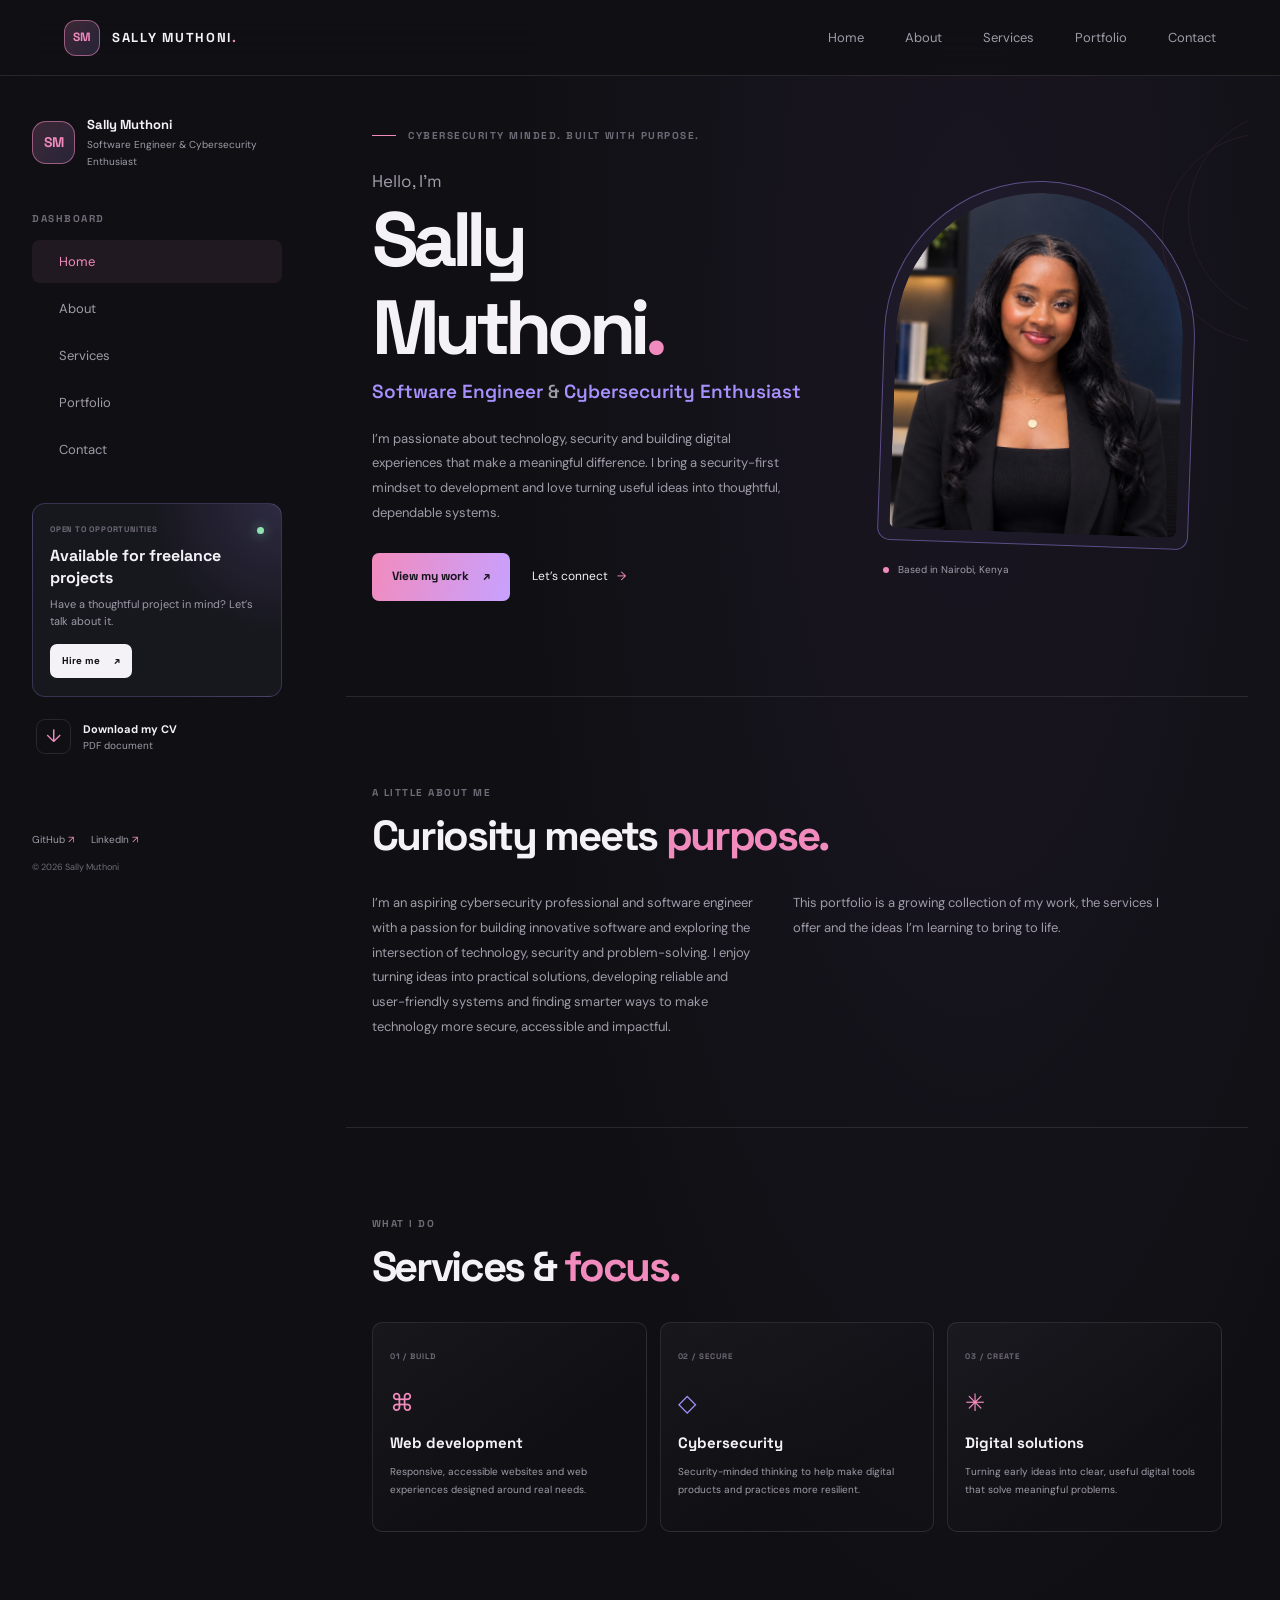
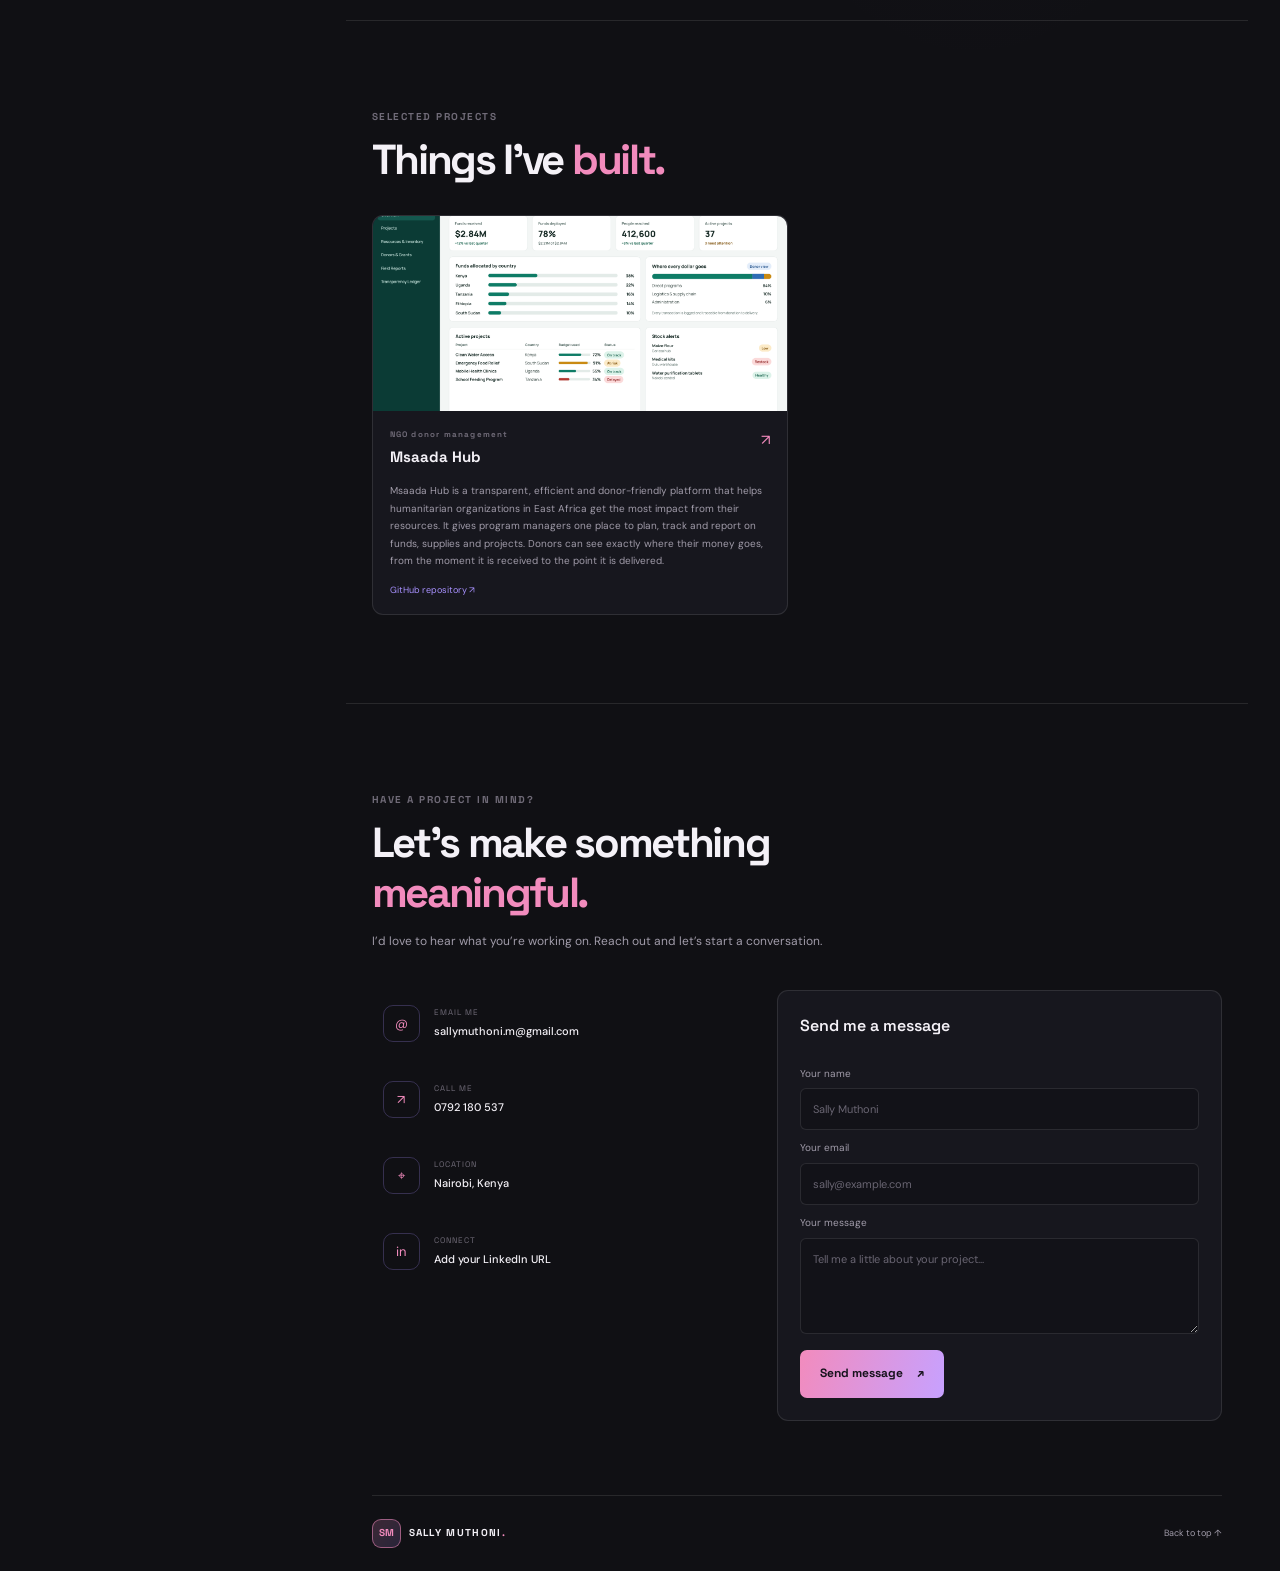
<file: index.html>
<!DOCTYPE html>
<html lang="en">
  <head>
    <meta charset="UTF-8" />
    <meta name="viewport" content="width=device-width, initial-scale=1.0" />
    <meta
      name="description"
      content="The portfolio of a cybersecurity enthusiast and developer building thoughtful, impactful digital experiences."
    />
    <meta name="theme-color" content="#101014" />
    <title>Sally Muthoni | Cybersecurity &amp; Development</title>
    <link rel="preconnect" href="https://fonts.googleapis.com" />
    <link rel="preconnect" href="https://fonts.gstatic.com" crossorigin />
    <link
      href="https://fonts.googleapis.com/css2?family=DM+Sans:wght@400;500;600;700&family=Space+Grotesk:wght@400;500;600;700&display=swap"
      rel="stylesheet"
    />
    <link rel="stylesheet" href="styles.css" />
    <script src="script.js" defer></script>
  </head>
  <body>
    <header class="topbar">
      <a class="brand" href="#home" aria-label="Sally Muthoni, home">
        <span class="brand-mark">SM</span>
        <span class="brand-name">SALLY MUTHONI<span class="brand-dot">.</span></span>
      </a>

      <button
        class="menu-toggle"
        type="button"
        aria-expanded="false"
        aria-controls="top-navigation"
        aria-label="Open navigation"
      >
        <span></span>
        <span></span>
      </button>

      <nav class="top-navigation" id="top-navigation" aria-label="Main navigation">
        <a href="#home">Home</a>
        <a href="#about">About</a>
        <a href="#services">Services</a>
        <a href="#portfolio">Portfolio</a>
        <a href="#contact">Contact</a>
      </nav>
    </header>

    <div class="page-layout">
      <aside class="sidebar" aria-label="Portfolio sidebar">
        <a class="sidebar-profile" href="#home">
          <span class="profile-monogram" aria-hidden="true">SM</span>
          <span>
            <strong>Sally Muthoni</strong>
            <span class="profile-role">Software Engineer &amp; Cybersecurity Enthusiast</span>
          </span>
        </a>

        <p class="sidebar-label">DASHBOARD</p>
        <nav class="sidebar-navigation" aria-label="Sidebar navigation">
          <a class="sidebar-link is-active" href="#home"><span></span> Home</a>
          <a class="sidebar-link" href="#about"><span></span> About</a>
          <a class="sidebar-link" href="#services"><span></span> Services</a>
          <a class="sidebar-link" href="#portfolio"><span></span> Portfolio</a>
          <a class="sidebar-link" href="#contact"><span></span> Contact</a>
        </nav>

        <div class="availability-card">
          <span class="availability-indicator"></span>
          <p class="eyebrow">OPEN TO OPPORTUNITIES</p>
          <h2>Available for freelance projects</h2>
          <p>Have a thoughtful project in mind? Let’s talk about it.</p>
          <a class="button button-small button-light" href="#contact">Hire me <span aria-hidden="true">↗</span></a>
        </div>

        <a class="cv-link" href="assets/sally-muthoni-cv.pdf" download>
          <span class="cv-icon" aria-hidden="true">↓</span>
          <span><strong>Download my CV</strong><small>PDF document</small></span>
        </a>

        <div class="sidebar-socials">
          <a href="https://github.com/sally-m-muthoni" target="_blank" rel="noopener noreferrer">GitHub <span aria-hidden="true">↗</span></a>
          <a href="https://www.linkedin.com/in/sally-muthoni-262aa5314" target="_blank" rel="noopener noreferrer">LinkedIn <span aria-hidden="true">↗</span></a>
        </div>
        <p class="sidebar-copyright">© <span data-current-year></span> Sally Muthoni</p>
      </aside>

      <main>
        <section class="hero section-shell" id="home" aria-labelledby="hero-title">
          <div class="hero-copy">
            <p class="eyebrow"><span class="eyebrow-line"></span> CYBERSECURITY MINDED. BUILT WITH PURPOSE.</p>
            <p class="hero-greeting">Hello, I’m</p>
            <h1 id="hero-title">Sally Muthoni<span class="accent">.</span></h1>
            <p class="hero-role">Software Engineer <span>&amp;</span> Cybersecurity Enthusiast</p>
            <p class="hero-description">
              I’m passionate about technology, security and building digital
              experiences that make a meaningful difference. I bring a
              security-first mindset to development and love turning useful
              ideas into thoughtful, dependable systems.
            </p>
            <div class="hero-actions">
              <a class="button button-primary" href="#portfolio">View my work <span aria-hidden="true">↗</span></a>
              <a class="text-link" href="#contact">Let’s connect <span aria-hidden="true">→</span></a>
            </div>
            <div class="hero-note">
              <!-- <span class="note-mark" aria-hidden="true">✳</span>
              <span>Curious by nature. Intentional by design.</span> -->
            </div>
          </div>

          <div class="hero-visual" aria-label="Portrait of Sally Muthoni">
            <div class="portrait-frame">
              <div class="portrait-placeholder">
                <img class="portrait-photo" src="assets/portfolio-pic.png" alt="Portrait of Sally Muthoni" data-profile-image />
              </div>
              <!-- <span class="portrait-spark portrait-spark-one" aria-hidden="true">✳</span>
              <span class="portrait-spark portrait-spark-two" aria-hidden="true">✦</span> -->
            </div>
            <div class="visual-caption"><span></span> Based in Nairobi, Kenya</div>
            <div class="visual-number" aria-hidden="true"></div>
          </div>
          <span class="hero-decoration hero-decoration-one" aria-hidden="true"></span>
          <span class="hero-decoration hero-decoration-two" aria-hidden="true"></span>
        </section>

        <section class="content-section about-section section-shell" id="about" aria-labelledby="about-title">
          <div class="section-heading">
            <p class="eyebrow">A LITTLE ABOUT ME</p>
            <h2 id="about-title">Curiosity meets <span class="accent">purpose.</span></h2>
          </div>
          <div class="about-content">
            <p>
              I’m an aspiring cybersecurity professional and software engineer with a passion for building innovative software and exploring the intersection of technology, security and problem-solving. I enjoy turning ideas into practical solutions, developing reliable and user-friendly systems and finding smarter ways to make technology more secure, accessible and impactful.
            </p>
            <p>
              This portfolio is a growing collection of my work, the services
              I offer and the ideas I’m learning to bring to life. 
            </p>
          </div>
        </section>

        <section class="content-section services-section section-shell" id="services" aria-labelledby="services-title">
          <div class="section-heading section-heading-row">
            <div>
              <p class="eyebrow">WHAT I DO</p>
              <h2 id="services-title">Services &amp; <span class="accent">focus.</span></h2>
            </div>
            <p class="section-intro"></p>
          </div>
          <div class="service-grid">
            <article class="service-card">
              <span class="service-number">01 / BUILD</span>
              <span class="service-icon" aria-hidden="true">⌘</span>
              <h3>Web development</h3>
              <p>Responsive, accessible websites and web experiences designed around real needs.</p>
            </article>
            <article class="service-card">
              <span class="service-number">02 / SECURE</span>
              <span class="service-icon" aria-hidden="true">◇</span>
              <h3>Cybersecurity</h3>
              <p>Security-minded thinking to help make digital products and practices more resilient.</p>
            </article>
            <article class="service-card">
              <span class="service-number">03 / CREATE</span>
              <span class="service-icon" aria-hidden="true">✳</span>
              <h3>Digital solutions</h3>
              <p>Turning early ideas into clear, useful digital tools that solve meaningful problems.</p>
            </article>
          </div>
        </section>

        <section class="content-section portfolio-section section-shell" id="portfolio" aria-labelledby="portfolio-title">
          <div class="section-heading section-heading-row">
            <div>
              <p class="eyebrow">SELECTED PROJECTS</p>
              <h2 id="portfolio-title">Things I’ve <span class="accent">built.</span></h2>
            </div>
            <p class="section-intro"></p>
          </div>
          <div class="project-grid" data-project-grid aria-live="polite"></div>
          <p class="project-message" data-project-message aria-live="polite">Loading projects…</p>
        </section>

        <section class="contact-section section-shell" id="contact" aria-labelledby="contact-title">
          <div class="contact-heading">
            <p class="eyebrow">HAVE A PROJECT IN MIND?</p>
            <h2 id="contact-title">Let’s make something <span class="accent">meaningful.</span></h2>
            <p>I’d love to hear what you’re working on. Reach out and let’s start a conversation.</p>
          </div>
          <div class="contact-layout">
            <div class="contact-details">
              <a href="mailto:sallymuthoni.m@gmail.com" class="contact-item">
                <span class="contact-item-icon" aria-hidden="true">@</span>
                <span><small>EMAIL ME</small><strong>sallymuthoni.m@gmail.com</strong></span>
              </a>
              <a href="tel:+254792180537" class="contact-item">
                <span class="contact-item-icon" aria-hidden="true">↗</span>
                <span><small>CALL ME</small><strong>0792 180 537</strong></span>
              </a>
              <div class="contact-item">
                <span class="contact-item-icon" aria-hidden="true">⌖</span>
                <span><small>LOCATION</small><strong>Nairobi, Kenya</strong></span>
              </div>
              <a href="https://www.linkedin.com/in/sally-muthoni-262aa5314" target="_blank" rel="noopener noreferrer" class="contact-item">
                <span class="contact-item-icon" aria-hidden="true">in</span>
                <span><small>CONNECT</small><strong>Add your LinkedIn URL</strong></span>
              </a>
            </div>

            <form
              class="contact-form"
              name="contact"
              method="POST"
              action="/thank-you.html"
              data-netlify="true"
              netlify-honeypot="bot-field"
            >
              <input type="hidden" name="form-name" value="contact" />
              <p class="visually-hidden">
                <label>Leave this field empty: <input name="bot-field" /></label>
              </p>
              <p class="form-heading">Send me a message</p>
              <label for="contact-name">Your name</label>
              <input id="contact-name" name="name" type="text" placeholder="Sally Muthoni" required />
              <label for="contact-email">Your email</label>
              <input id="contact-email" name="email" type="email" placeholder="sally@example.com" required />
              <label for="contact-message">Your message</label>
              <textarea id="contact-message" name="message" rows="4" placeholder="Tell me a little about your project..." required></textarea>
              <button class="button button-primary" type="submit">Send message <span aria-hidden="true">↗</span></button>
            </form>
          </div>
          <footer class="site-footer">
            <a class="brand footer-brand" href="#home"><span class="brand-mark">SM</span><span class="brand-name">SALLY MUTHONI<span class="brand-dot">.</span></span></a>
            <!-- <p>Thoughtful technology. A more secure digital future.</p> -->
            <a href="#home">Back to top ↑</a>
          </footer>
        </section>
      </main>
    </div>
  </body>
</html>
</file>
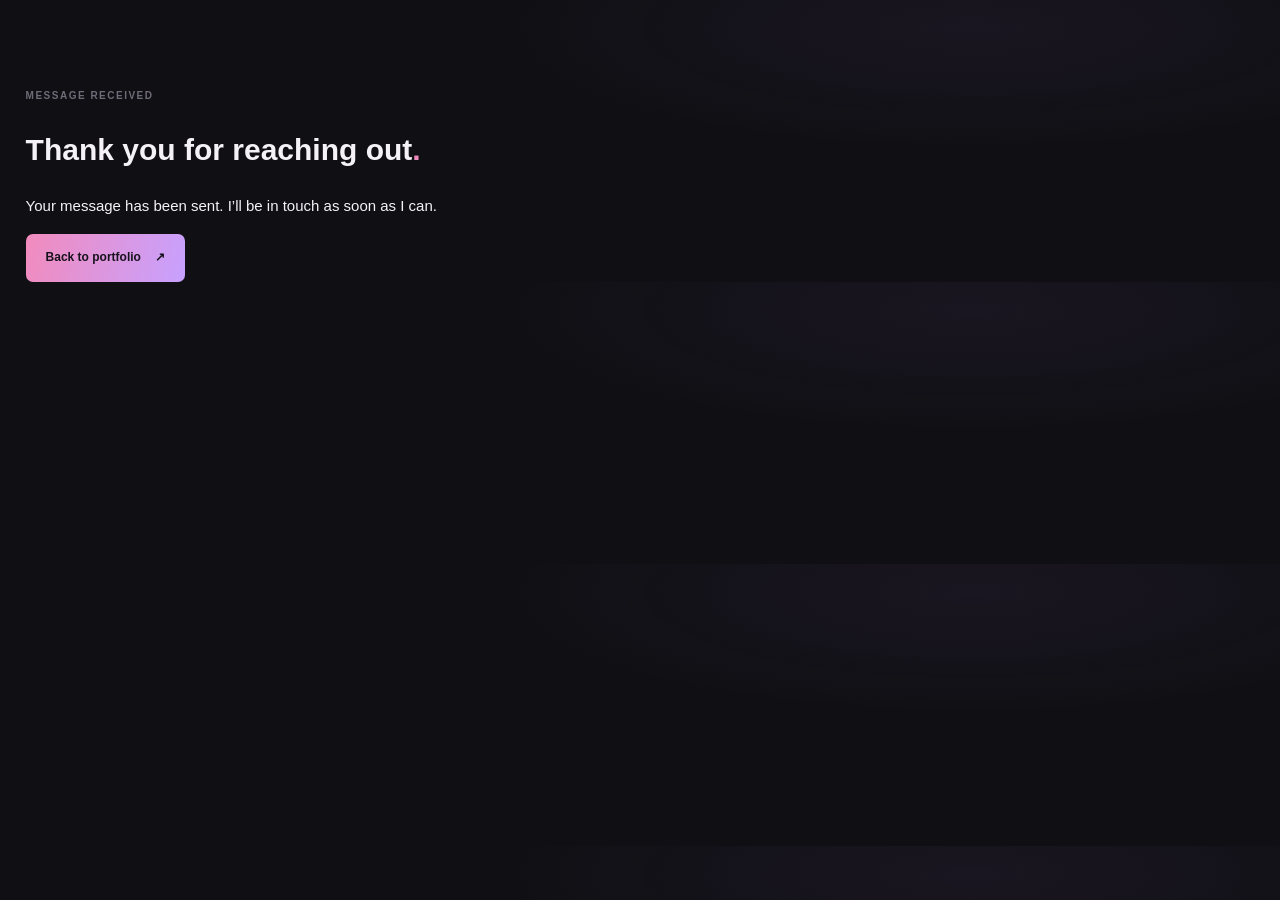
<file: thank-you.html>
<!DOCTYPE html>
<html lang="en">
  <head>
    <meta charset="UTF-8" />
    <meta name="viewport" content="width=device-width, initial-scale=1.0" />
    <meta name="theme-color" content="#101014" />
    <meta name="robots" content="noindex" />
    <title>Message sent | Sally Muthoni</title>
    <link rel="stylesheet" href="styles.css" />
  </head>
  <body>
    <main class="contact-section section-shell">
      <div class="contact-heading">
        <p class="eyebrow">MESSAGE RECEIVED</p>
        <h1>Thank you for reaching out<span class="accent">.</span></h1>
        <p>Your message has been sent. I’ll be in touch as soon as I can.</p>
        <a class="button button-primary" href="/">Back to portfolio <span aria-hidden="true">↗</span></a>
      </div>
    </main>
  </body>
</html>
</file>
<file: styles.css>
:root {
  color-scheme: dark;
  --background: #101014;
  --surface: #17171e;
  --surface-raised: #1d1c25;
  --text: #f4f1f7;
  --muted: #a09ba9;
  --subtle: #706b78;
  --pink: #f28bbd;
  --purple: #a891ff;
  --line: rgba(255, 255, 255, 0.1);
  --font-body: "DM Sans", sans-serif;
  --font-display: "Space Grotesk", sans-serif;
}

* {
  box-sizing: border-box;
}

html {
  scroll-behavior: smooth;
  scroll-padding-top: 96px;
}

body {
  min-width: 320px;
  margin: 0;
  background:
    radial-gradient(ellipse at 76% 10%, rgba(111, 70, 150, 0.1), transparent 29rem),
    var(--background);
  color: var(--text);
  font-family: var(--font-body);
  font-size: 15px;
  line-height: 1.65;
}

button,
input,
textarea {
  font: inherit;
}

a {
  color: inherit;
  text-decoration: none;
}

a:focus-visible,
button:focus-visible,
input:focus-visible,
textarea:focus-visible {
  outline: 2px solid var(--pink);
  outline-offset: 4px;
}

.topbar {
  position: sticky;
  z-index: 10;
  top: 0;
  display: flex;
  min-height: 76px;
  align-items: center;
  justify-content: space-between;
  padding: 0 clamp(24px, 5vw, 76px);
  border-bottom: 1px solid var(--line);
  background: rgba(16, 16, 20, 0.9);
  backdrop-filter: blur(18px);
}

.brand {
  display: inline-flex;
  align-items: center;
  gap: 12px;
}

.brand-mark,
.profile-monogram {
  display: grid;
  width: 36px;
  height: 36px;
  place-items: center;
  border: 1px solid rgba(242, 139, 189, 0.55);
  border-radius: 12px;
  background: linear-gradient(135deg, rgba(242, 139, 189, 0.2), rgba(168, 145, 255, 0.16));
  color: var(--pink);
  font-family: var(--font-display);
  font-size: 12px;
  font-weight: 700;
}

.brand-name {
  font-family: var(--font-display);
  font-size: 13px;
  font-weight: 700;
  letter-spacing: 0.13em;
}

.brand-dot,
.accent {
  color: var(--pink);
}

.top-navigation {
  display: flex;
  align-items: center;
  gap: clamp(22px, 3.2vw, 48px);
}

.top-navigation a,
.sidebar-navigation a {
  color: var(--muted);
  font-size: 13px;
  transition: color 160ms ease;
}

.top-navigation a:hover,
.sidebar-navigation a:hover {
  color: var(--text);
}

.menu-toggle {
  display: none;
}

.page-layout {
  display: grid;
  width: min(100% - 64px, 1392px);
  grid-template-columns: 250px minmax(0, 1fr);
  gap: clamp(34px, 5vw, 78px);
  margin: 0 auto;
}

.sidebar {
  position: sticky;
  top: 76px;
  display: flex;
  align-self: start;
  height: auto;
  min-height: calc(100vh - 76px);
  flex-direction: column;
  align-items: stretch;
  padding: 38px 0 25px;
}

.sidebar-profile {
  display: flex;
  align-items: center;
  gap: 12px;
  margin-bottom: 41px;
}

.profile-monogram {
  width: 43px;
  height: 43px;
  flex: 0 0 auto;
  border-radius: 14px;
  font-size: 14px;
}

.sidebar-profile strong,
.profile-role {
  display: block;
}

.sidebar-profile strong {
  font-family: var(--font-display);
  font-size: 13px;
}

.profile-role {
  margin-top: 2px;
  color: var(--muted);
  font-size: 10px;
}

.sidebar-label,
.eyebrow,
.project-category,
.service-number {
  color: var(--subtle);
  font-family: var(--font-display);
  font-size: 10px;
  font-weight: 700;
  letter-spacing: 0.15em;
}

.sidebar-label {
  margin: 0 0 12px;
}

.sidebar-navigation {
  display: grid;
  gap: 4px;
}

.sidebar-link {
  display: flex;
  min-height: 43px;
  align-items: center;
  gap: 15px;
  padding: 0 12px;
  border-radius: 8px;
}

.sidebar-link span {
  color: var(--subtle);
  font-family: var(--font-display);
  font-size: 10px;
}

.sidebar-link.is-active {
  background: rgba(242, 139, 189, 0.08);
  color: var(--pink);
}

.sidebar-link.is-active span {
  color: var(--pink);
}

.availability-card {
  position: relative;
  flex: 0 0 auto;
  margin-top: 32px;
  padding: 19px 17px 18px;
  overflow: hidden;
  border: 1px solid rgba(168, 145, 255, 0.23);
  border-radius: 13px;
  background:
    radial-gradient(circle at 100% 0%, rgba(168, 145, 255, 0.16), transparent 8rem),
    var(--surface);
}

.availability-indicator {
  position: absolute;
  top: 23px;
  right: 17px;
  width: 7px;
  height: 7px;
  border-radius: 50%;
  background: #8ee1b0;
  box-shadow: 0 0 12px rgba(142, 225, 176, 0.65);
}

.availability-card .eyebrow {
  margin: 0 0 9px;
  font-size: 8px;
  letter-spacing: 0.1em;
}

.availability-card h2 {
  max-width: 175px;
  margin: 0;
  font-family: var(--font-display);
  font-size: 16px;
  line-height: 1.35;
}

.availability-card > p:not(.eyebrow) {
  margin: 8px 0 14px;
  color: var(--muted);
  font-size: 11px;
  line-height: 1.55;
}

.button {
  display: inline-flex;
  min-height: 48px;
  align-items: center;
  justify-content: center;
  gap: 14px;
  padding: 0 20px;
  border: 0;
  border-radius: 7px;
  cursor: pointer;
  font-family: var(--font-display);
  font-size: 12px;
  font-weight: 700;
  transition: transform 160ms ease, background 160ms ease;
}

.button:hover {
  transform: translateY(-2px);
}

.button-small {
  min-height: 34px;
  padding: 0 12px;
  font-size: 10px;
}

.button-light {
  background: var(--text);
  color: var(--background);
}

.button-primary {
  background: linear-gradient(105deg, var(--pink), #c7a1ff);
  color: #17131d;
}

.button-primary:hover {
  background: linear-gradient(105deg, #f7a7ce, #d2b4ff);
}

.cv-link {
  display: flex;
  align-items: center;
  gap: 12px;
  margin-top: 22px;
  padding: 0 4px;
}

.cv-icon {
  display: grid;
  width: 35px;
  height: 35px;
  place-items: center;
  border: 1px solid var(--line);
  border-radius: 9px;
  color: var(--pink);
  font-size: 18px;
}

.cv-link strong,
.cv-link small {
  display: block;
}

.cv-link strong {
  font-size: 11px;
}

.cv-link small {
  color: var(--muted);
  font-size: 10px;
}

.sidebar-socials {
  display: flex;
  gap: 17px;
  margin-top: auto;
  padding-top: 20px;
}

.sidebar-socials a,
.sidebar-copyright {
  color: var(--muted);
  font-size: 10px;
}

.sidebar-socials a span {
  color: var(--pink);
}

.sidebar-copyright {
  margin: 12px 0 0;
  color: var(--subtle);
  font-size: 9px;
}

main {
  min-width: 0;
}

.section-shell {
  position: relative;
  padding-right: clamp(0px, 2vw, 30px);
  padding-left: clamp(0px, 2vw, 30px);
}

.hero {
  display: grid;
  min-height: 560px;
  grid-template-columns: minmax(0, 1.08fr) minmax(230px, 0.92fr);
  align-items: center;
  gap: clamp(25px, 4vw, 58px);
  padding-top: 52px;
  padding-bottom: 56px;
  overflow: hidden;
  border-bottom: 1px solid var(--line);
}

.hero-copy {
  position: relative;
  z-index: 1;
}

.eyebrow {
  margin: 0 0 22px;
}

.eyebrow-line {
  display: inline-block;
  width: 24px;
  height: 1px;
  margin: 0 8px 3px 0;
  background: var(--pink);
}

.hero-greeting {
  margin: 0;
  color: var(--muted);
  font-family: var(--font-display);
  font-size: 17px;
}

.hero h1 {
  margin: 0;
  font-family: var(--font-display);
  font-size: clamp(48px, 6vw, 78px);
  letter-spacing: -0.07em;
  line-height: 1.15;
}

.hero-role {
  margin: 5px 0 19px;
  color: var(--purple);
  font-family: var(--font-display);
  font-size: clamp(14px, 1.6vw, 19px);
  font-weight: 600;
}

.hero-role span {
  color: var(--muted);
}

.hero-description {
  max-width: 470px;
  margin: 0;
  color: var(--muted);
  font-size: 13px;
  line-height: 1.9;
}

.hero-actions {
  display: flex;
  flex-wrap: wrap;
  align-items: center;
  gap: 22px;
  margin-top: 28px;
}

.text-link {
  color: var(--text);
  font-size: 12px;
}

.text-link span {
  margin-left: 6px;
  color: var(--pink);
}

.hero-note {
  display: flex;
  align-items: center;
  gap: 10px;
  margin-top: 39px;
  color: var(--muted);
  font-size: 10px;
}

.note-mark {
  color: var(--pink);
  font-size: 17px;
}

.hero-visual {
  position: relative;
  width: 100%;
  max-width: 345px;
  justify-self: center;
  padding: 18px 17px 27px;
}

.portrait-frame {
  position: relative;
  padding: 11px;
  border: 1px solid rgba(168, 145, 255, 0.45);
  border-radius: 170px 170px 14px 14px;
  background: rgba(168, 145, 255, 0.045);
  transform: rotate(2deg);
}

.portrait-placeholder {
  position: relative;
  display: flex;
  min-height: 340px;
  flex-direction: column;
  align-items: center;
  justify-content: center;
  gap: 9px;
  overflow: hidden;
  border-radius: 160px 160px 8px 8px;
  background:
    radial-gradient(ellipse at 54% 43%, rgba(242, 139, 189, 0.26), transparent 39%),
    radial-gradient(ellipse at 24% 78%, rgba(119, 91, 178, 0.26), transparent 45%),
    linear-gradient(145deg, #292333, #19181f 69%);
}

.portrait-photo {
  position: absolute;
  inset: 0;
  width: 100%;
  height: 100%;
  border-radius: inherit;
  object-fit: cover;
  object-position: center;
}

.portrait-spark {
  position: absolute;
  color: var(--pink);
}

.portrait-spark-one {
  top: 34px;
  right: -16px;
  font-size: 25px;
}

.portrait-spark-two {
  bottom: 51px;
  left: -23px;
  color: var(--purple);
  font-size: 23px;
}

.visual-caption {
  display: flex;
  align-items: center;
  gap: 9px;
  margin-top: 17px;
  color: var(--muted);
  font-size: 10px;
}

.visual-caption span {
  width: 6px;
  height: 6px;
  border-radius: 50%;
  background: var(--pink);
}

.visual-number {
  position: absolute;
  right: -9px;
  bottom: 8px;
  color: rgba(255, 255, 255, 0.07);
  font-family: var(--font-display);
  font-size: 70px;
  font-weight: 700;
}

.hero-decoration {
  position: absolute;
  width: 210px;
  height: 210px;
  border: 1px solid rgba(242, 139, 189, 0.08);
  border-radius: 50%;
  pointer-events: none;
}

.hero-decoration-one {
  top: 34px;
  right: -150px;
}

.hero-decoration-two {
  top: 57px;
  right: -124px;
}

.content-section {
  padding-top: 88px;
  padding-bottom: 88px;
  border-bottom: 1px solid var(--line);
}

.section-heading {
  margin-bottom: 30px;
}

.section-heading .eyebrow,
.contact-heading .eyebrow {
  margin-bottom: 9px;
}

.section-heading h2,
.contact-heading h2 {
  margin: 0;
  font-family: var(--font-display);
  font-size: clamp(28px, 3.4vw, 42px);
  letter-spacing: -0.055em;
  line-height: 1.2;
}

.about-content {
  display: grid;
  max-width: 810px;
  grid-template-columns: 1fr 1fr;
  gap: 32px;
}

.about-content p,
.section-intro {
  margin: 0;
  color: var(--muted);
  font-size: 13px;
  line-height: 1.9;
}

.section-heading-row {
  display: flex;
  align-items: end;
  justify-content: space-between;
  gap: 25px;
}

.section-intro {
  max-width: 270px;
  font-size: 11px;
}

.service-grid {
  display: grid;
  grid-template-columns: repeat(3, minmax(0, 1fr));
  gap: 13px;
}

.service-card {
  min-height: 210px;
  padding: 19px 17px;
  border: 1px solid var(--line);
  border-radius: 10px;
  background: linear-gradient(145deg, rgba(255, 255, 255, 0.035), transparent 72%);
  transition: border-color 160ms ease, transform 160ms ease;
}

.service-card:hover {
  transform: translateY(-4px);
  border-color: rgba(242, 139, 189, 0.38);
}

.service-number {
  font-size: 8px;
  letter-spacing: 0.12em;
}

.service-icon {
  display: block;
  margin: 16px 0 8px;
  color: var(--pink);
  font-size: 24px;
}

.service-card:nth-child(2) .service-icon {
  color: var(--purple);
}

.service-card h3,
.project-details h3 {
  margin: 0;
  font-family: var(--font-display);
  font-size: 15px;
}

.service-card p,
.project-description {
  margin: 8px 0 0;
  color: var(--muted);
  font-size: 10px;
  line-height: 1.75;
}

.project-grid {
  display: grid;
  grid-template-columns: repeat(2, minmax(0, 1fr));
  gap: 18px;
}

.project-message {
  color: var(--muted);
  font-size: 12px;
}

.visually-hidden {
  position: absolute;
  width: 1px;
  height: 1px;
  padding: 0;
  overflow: hidden;
  clip: rect(0, 0, 0, 0);
  white-space: nowrap;
  border: 0;
}

.project-card {
  min-width: 0;
  overflow: hidden;
  border: 1px solid var(--line);
  border-radius: 11px;
  background: var(--surface);
}

.project-preview {
  position: relative;
  display: grid;
  min-height: 195px;
  place-items: center;
  overflow: hidden;
}

.project-preview::before,
.project-preview::after {
  position: absolute;
  width: 160px;
  height: 160px;
  border: 1px solid rgba(255, 255, 255, 0.17);
  border-radius: 50%;
  content: "";
}

.project-preview::after {
  width: 230px;
  height: 230px;
}

.project-screenshot {
  position: absolute;
  z-index: 1;
  width: 100%;
  height: 100%;
  object-fit: cover;
}

.preview-purple {
  background:
    radial-gradient(circle at 50% 55%, rgba(168, 145, 255, 0.55), transparent 34%),
    linear-gradient(135deg, #292139, #17151d);
}

.preview-pink {
  background:
    radial-gradient(circle at 50% 55%, rgba(242, 139, 189, 0.42), transparent 36%),
    linear-gradient(135deg, #33202c, #17151d);
}

.preview-label {
  position: absolute;
  top: 14px;
  left: 15px;
  z-index: 1;
  color: rgba(255, 255, 255, 0.65);
  font-size: 8px;
  letter-spacing: 0.13em;
}

.preview-symbol {
  z-index: 1;
  color: rgba(255, 255, 255, 0.9);
  font-family: var(--font-display);
  font-size: 66px;
}

.project-details {
  display: grid;
  grid-template-columns: 1fr auto;
  padding: 17px;
}

.project-category {
  margin: 0 0 4px;
  font-size: 8px;
}

.project-arrow {
  color: var(--pink);
}

.project-description {
  grid-column: 1 / -1;
  margin-top: 12px;
}

.project-links {
  display: flex;
  flex-wrap: wrap;
  align-items: center;
  gap: 16px;
  grid-column: 1 / -1;
  margin-top: 13px;
  color: var(--purple);
  font-size: 9px;
}

.project-links a:hover {
  color: var(--pink);
}

.project-link-placeholder {
  color: var(--muted);
}

.contact-section {
  padding-top: 88px;
}

.contact-heading {
  max-width: 590px;
}

.contact-heading > p:last-child {
  margin: 13px 0 0;
  color: var(--muted);
  font-size: 12px;
}

.contact-layout {
  display: grid;
  grid-template-columns: minmax(0, 0.85fr) minmax(280px, 1.15fr);
  gap: clamp(30px, 6vw, 82px);
  padding-top: 39px;
  padding-bottom: 74px;
}

.contact-details {
  display: grid;
  align-content: start;
  gap: 10px;
}

.contact-item {
  display: flex;
  min-height: 66px;
  align-items: center;
  gap: 14px;
  padding: 10px;
  border: 1px solid transparent;
  border-radius: 9px;
}

a.contact-item:hover {
  border-color: var(--line);
  background: rgba(255, 255, 255, 0.025);
}

.contact-item-icon {
  display: grid;
  width: 37px;
  height: 37px;
  flex: 0 0 auto;
  place-items: center;
  border: 1px solid rgba(168, 145, 255, 0.25);
  border-radius: 10px;
  color: var(--pink);
  font-size: 13px;
}

.contact-item small,
.contact-item strong {
  display: block;
}

.contact-item small {
  color: var(--subtle);
  font-family: var(--font-display);
  font-size: 8px;
  letter-spacing: 0.13em;
}

.contact-item strong {
  margin-top: 3px;
  font-size: 11px;
  font-weight: 500;
}

.contact-form {
  display: grid;
  padding: 22px;
  border: 1px solid var(--line);
  border-radius: 11px;
  background: var(--surface);
}

.form-heading {
  margin: 0 0 16px;
  font-family: var(--font-display);
  font-size: 16px;
  font-weight: 600;
}

.contact-form label {
  margin: 10px 0 6px;
  color: var(--muted);
  font-size: 10px;
}

.contact-form input,
.contact-form textarea {
  width: 100%;
  padding: 11px 12px;
  border: 1px solid var(--line);
  border-radius: 6px;
  background: #121218;
  color: var(--text);
  font-size: 11px;
  resize: vertical;
}

.contact-form input::placeholder,
.contact-form textarea::placeholder {
  color: #696572;
}

.contact-form button {
  justify-self: start;
  margin-top: 16px;
}

.form-status {
  min-height: 18px;
  margin: 9px 0 0;
  color: var(--muted);
  font-size: 9px;
}

.site-footer {
  display: flex;
  min-height: 76px;
  align-items: center;
  justify-content: space-between;
  gap: 18px;
  border-top: 1px solid var(--line);
}

.footer-brand {
  gap: 8px;
}

.footer-brand .brand-mark {
  width: 29px;
  height: 29px;
  border-radius: 9px;
  font-size: 10px;
}

.footer-brand .brand-name {
  font-size: 10px;
}

.site-footer > p,
.site-footer > a:last-child {
  color: var(--muted);
  font-size: 9px;
}

.site-footer > a:last-child:hover {
  color: var(--pink);
}

@media (max-width: 1050px) {
  .page-layout {
    width: min(100% - 42px, 900px);
    grid-template-columns: 218px minmax(0, 1fr);
    gap: 30px;
  }

  .hero {
    grid-template-columns: minmax(0, 1fr) minmax(200px, 0.82fr);
    gap: 20px;
  }

  .portrait-placeholder {
    min-height: 300px;
  }

  .service-grid {
    gap: 9px;
  }

  .service-card {
    padding: 16px 12px;
  }
}

@media (min-width: 901px) and (max-height: 760px) {
  .sidebar {
    padding-top: 22px;
    padding-bottom: 18px;
  }

  .sidebar-profile {
    margin-bottom: 22px;
  }

  .sidebar-navigation {
    gap: 2px;
  }

  .sidebar-link {
    min-height: 37px;
  }

  .availability-card {
    margin-top: 20px;
    padding: 15px 14px;
  }

  .cv-link {
    margin-top: 14px;
  }

  .sidebar-socials {
    padding-top: 12px;
  }
}

@media (max-width: 900px) {
  .page-layout {
    display: block;
    width: min(100% - 52px, 780px);
  }

  .sidebar {
    display: none;
  }
}

@media (max-width: 760px) {
  html {
    scroll-padding-top: 76px;
  }

  .topbar {
    min-height: 68px;
    padding: 0 22px;
  }

  .menu-toggle {
    display: grid;
    width: 40px;
    height: 40px;
    align-content: center;
    justify-items: center;
    gap: 6px;
    border: 1px solid var(--line);
    border-radius: 9px;
    background: var(--surface);
    cursor: pointer;
  }

  .menu-toggle span {
    width: 17px;
    height: 1px;
    background: var(--text);
    transition: transform 160ms ease;
  }

  .menu-toggle[aria-expanded="true"] span:first-child {
    transform: translateY(3.5px) rotate(45deg);
  }

  .menu-toggle[aria-expanded="true"] span:last-child {
    transform: translateY(-3.5px) rotate(-45deg);
  }

  .top-navigation {
    position: absolute;
    top: calc(100% - 1px);
    right: 0;
    left: 0;
    display: none;
    align-items: stretch;
    gap: 0;
    padding: 9px 22px 18px;
    border-bottom: 1px solid var(--line);
    background: rgba(16, 16, 20, 0.98);
  }

  .top-navigation.is-open {
    display: grid;
  }

  .top-navigation a {
    padding: 10px 0;
  }

  .page-layout {
    display: block;
    width: min(100% - 40px, 640px);
  }

  .sidebar {
    display: none;
  }

  .section-shell {
    padding-right: 0;
    padding-left: 0;
  }

  .hero {
    min-height: auto;
    grid-template-columns: minmax(0, 1fr) minmax(180px, 0.8fr);
    padding-top: 58px;
    padding-bottom: 52px;
  }

  .hero-visual {
    padding-right: 8px;
  }

  .portrait-placeholder {
    min-height: 260px;
  }

  .hero h1 {
    font-size: clamp(43px, 8vw, 62px);
  }

  .content-section {
    padding-top: 64px;
    padding-bottom: 64px;
  }

  .contact-section {
    padding-top: 64px;
  }
}

@media (max-width: 540px) {
  .page-layout {
    width: min(100% - 36px, 440px);
  }

  .hero {
    grid-template-columns: 1fr;
    gap: 30px;
    padding-top: 46px;
  }

  .hero-copy {
    order: 1;
  }

  .hero-visual {
    order: 0;
    width: min(78%, 280px);
    padding-top: 5px;
  }

  .portrait-placeholder {
    min-height: 290px;
  }

  .hero-note {
    margin-top: 27px;
  }

  .about-content,
  .service-grid,
  .project-grid,
  .contact-layout {
    grid-template-columns: 1fr;
  }

  .about-content {
    gap: 16px;
  }

  .section-heading-row {
    display: block;
  }

  .section-intro {
    margin-top: 12px;
  }

  .service-grid {
    gap: 10px;
  }

  .service-card {
    min-height: auto;
    padding: 18px;
  }

  .service-icon {
    margin-top: 10px;
  }

  .project-preview {
    min-height: 180px;
  }

  .contact-layout {
    gap: 25px;
    padding-top: 27px;
  }

  .contact-section {
    padding-bottom: 0;
  }

  .contact-form {
    padding: 17px;
  }

  .site-footer {
    flex-wrap: wrap;
    padding: 17px 0;
  }

  .site-footer > p {
    order: 1;
    width: 100%;
    margin: 0;
  }
}

@media (prefers-reduced-motion: reduce) {
  *,
  *::before,
  *::after {
    scroll-behavior: auto !important;
    transition-duration: 0.01ms !important;
    animation-duration: 0.01ms !important;
    animation-iteration-count: 1 !important;
  }
}
</file>
